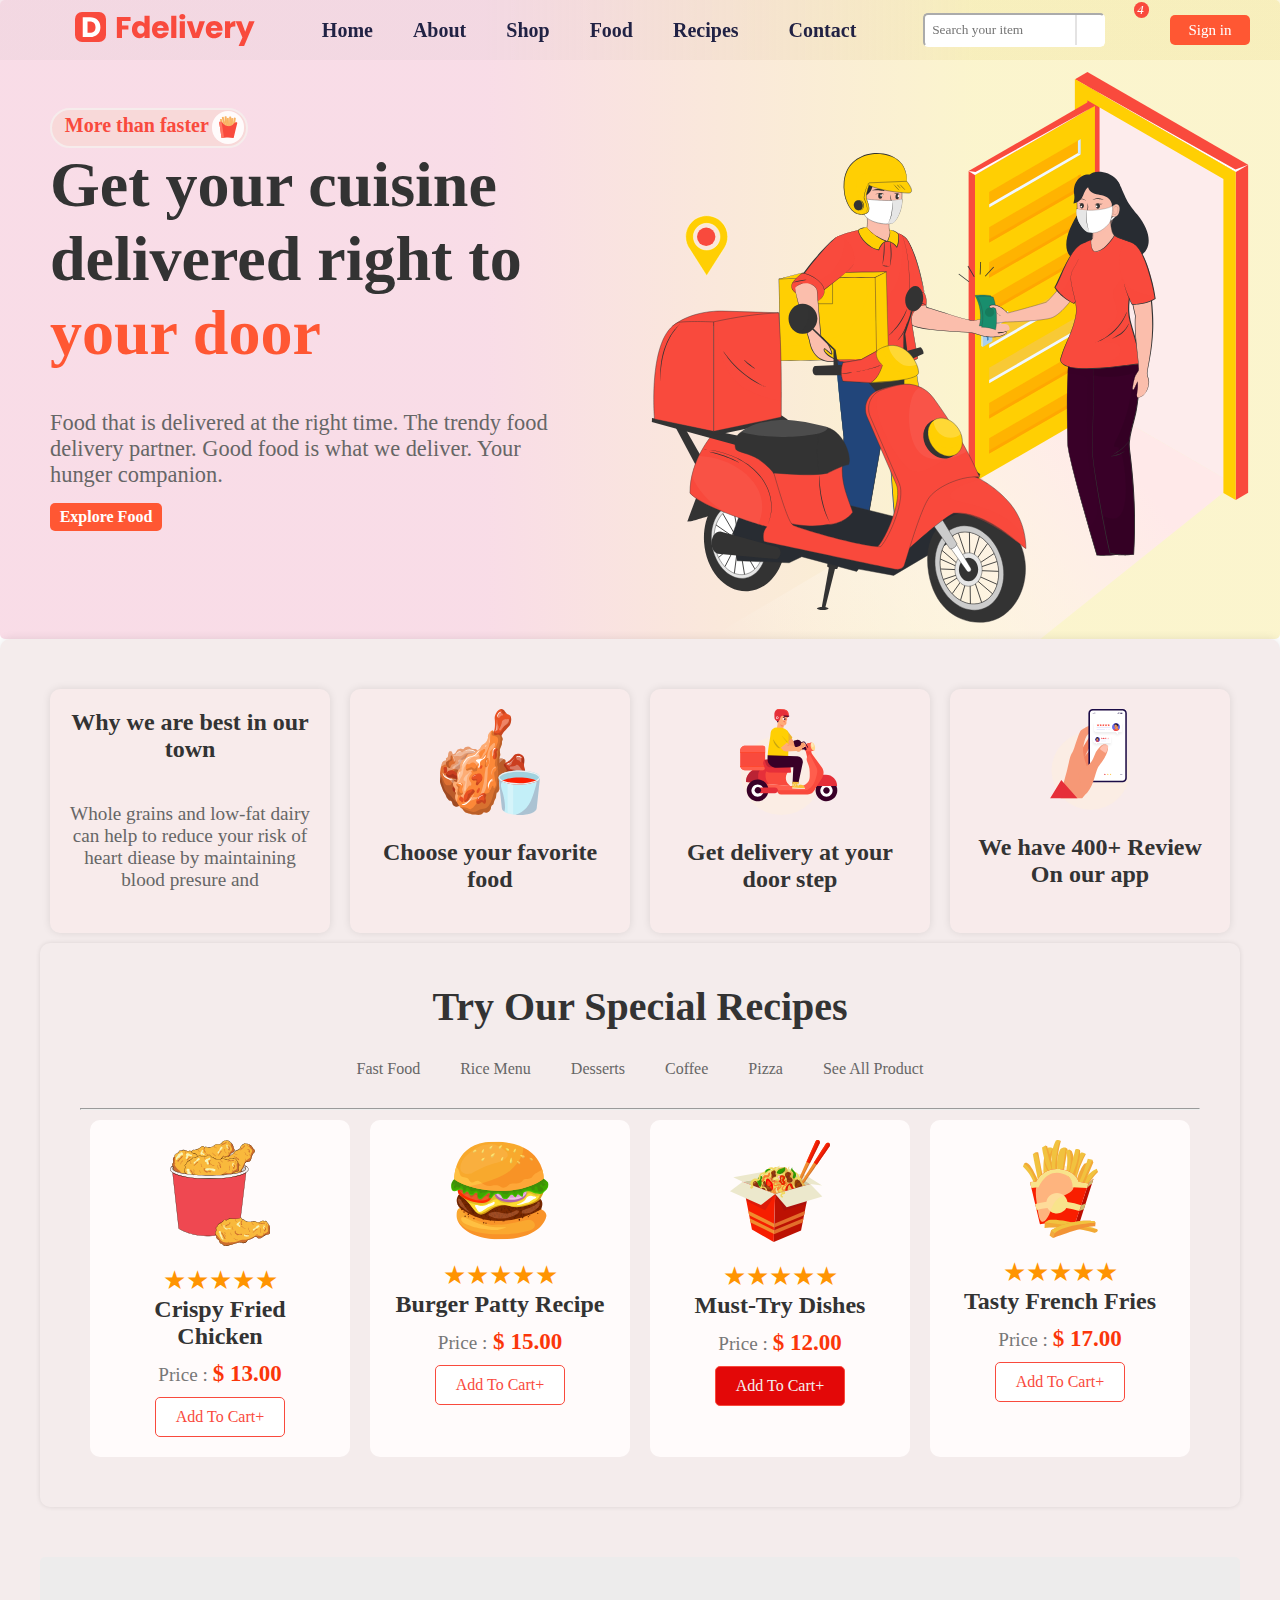
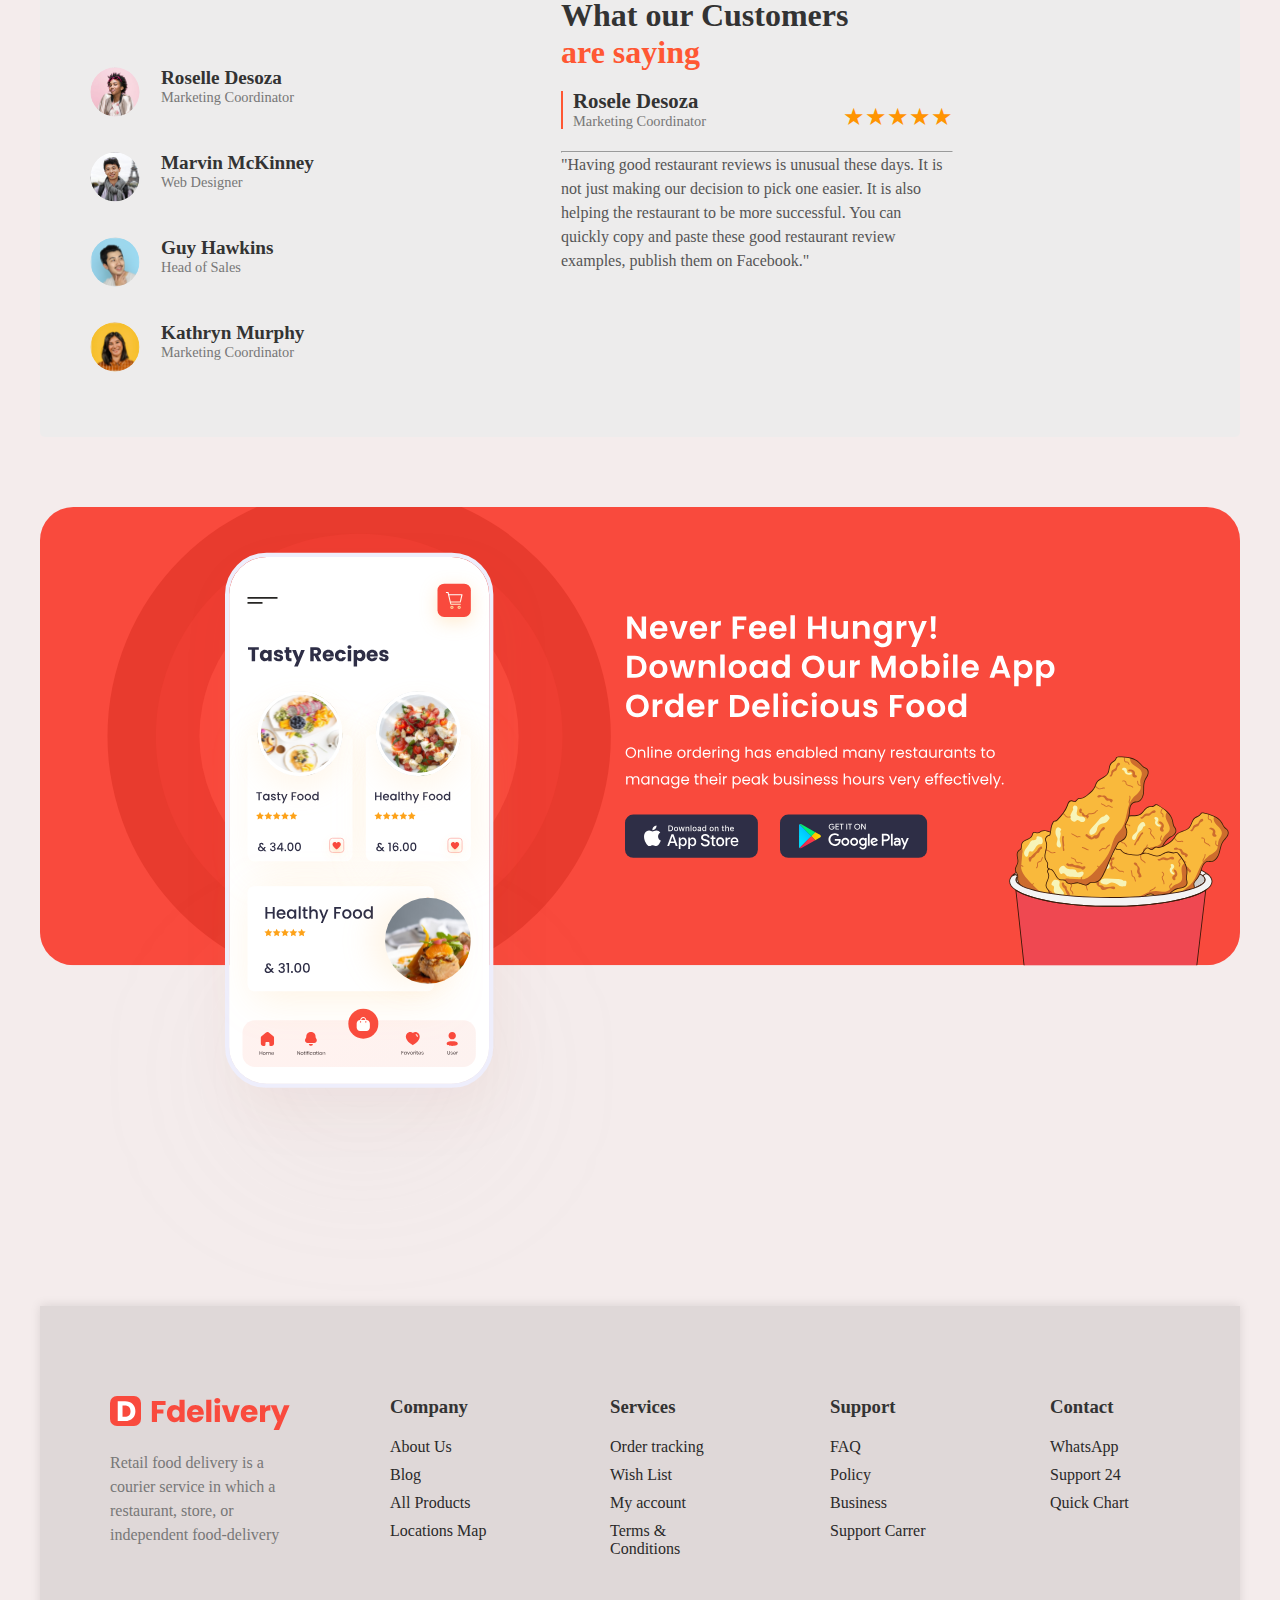
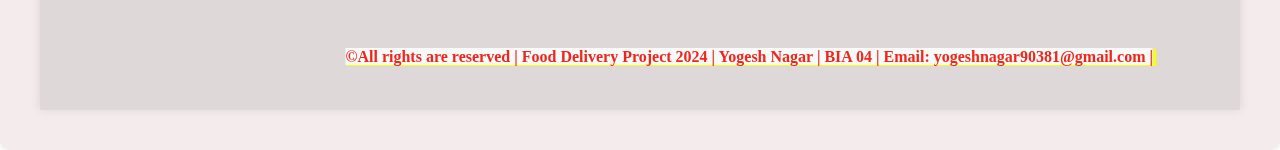
<file: index.html>
<!DOCTYPE html>
<html lang="en">

<head>
    <meta charset="UTF-8">
    <meta name="viewport" content="width=device-width, initial-scale=1.0">
    <title>Food delivery Project</title>
    <link rel="stylesheet" href="https://cdnjs.cloudflare.com/ajax/libs/font-awesome/6.6.0/css/all.min.css"
        integrity="sha512-Kc323vGBEqzTmouAECnVceyQqyqdsSiqLQISBL29aUW4U/M7pSPA/gEUZQqv1cwx4OnYxTxve5UMg5GT6L4JJg=="
        crossorigin="anonymous" referrerpolicy="no-referrer" />
    <link rel="stylesheet" href="./style.css">
</head>
<!-- Section  NavBar and Header-->
<body>
    <header>
        <nav>
            <div class="navbar">
                <div class="logo">
                    <img src="./contnent/logo.svg" alt="Fdelivary">
                </div>
                <ul>
                    <li><a href="#About US">Home</a></li>
                    <li><a href="#Testimonials">About</a></li>
                    <li><a href="#Sepecial-Recipies1">Shop</a></li>
                    <li><a href="#mob1">Food</a></li>
                    <li><a href="#Sepecial-Recipies2">Recipes</a>
                    <li>
                    <li><a href="#footer1">Contact</a></li>
                </ul>
                <div class="search">
                    <input type="text" placeholder="Search your item">
                    <i class="fa fa-search"></i>
                    <div class="bag"><i class="fa-solid fa-bag-shopping">
                            <span>4</span>
                        </i></div>
                </div>
                <button class="sign-in">Sign in</button>
            </div>
        </nav>
    </header>

<!-- section 1 About US-->
    <section1 id="About US">
        <div class="container1">
            <div class="text-content">
                <div class="p1">
                    <span>
                        More than faster
                    </span>
                <img src="./contnent/popcorn.svg" alt="popcorn">
                </div>

                <h1>Get your cuisine delivered right to <span>your door</span></h1>
                <p>Food that is delivered at the right time. The trendy food delivery partner. Good food is what we
                    deliver. Your hunger companion.</p>
                <button class="explore-btn">Explore Food</button>
            </div>
            <div class="image-container1">
                <img src="./contnent/heroDeliveryboy.svg" alt="Food Delivery">
            </div>
        </div>
    </section1>

<!-- Section 2 Sepecial Recipies -->
    <section2 id="Sepecial-Recipies1">
        <div class="container2">
            <div class="card-container">
                <div class="card">
                    <h2>Why we are best in our town</h2>
                    <p>Whole grains and low-fat dairy can help to reduce your risk of heart diease by maintaining blood
                        presure and</p>
                </div>
                <div class="card">
                    <img src="./contnent/about us/about1.svg" alt="Favorite Food">
                    <h2>Choose your favorite food</h2>
                </div>
                <div class="card">
                    <img src="./contnent/about us/about2.svg" alt="Delivery">
                    <h2>Get delivery at your door step</h2>
                </div>
                <div class="card">
                    <img src="./contnent/about us/about3.svg" style="width: 80px;" alt="Review">
                    <h2>We have 400+ Review On our app</h2>
                </div>
            </div>
    </section2>

<!-- Section 3 Sepecial Recipies -->
    <section3 id="Sepecial-Recipies2">
        <div class="container3">
            <h1>Try Our Special Recipes</h1>
            <div class="tabs">
                <span class="tab">Fast Food</span>
                <span class="tab">Rice Menu</span>
                <span class="tab">Desserts</span>
                <span class="tab">Coffee</span>
                <span class="tab">Pizza</span>
                <span class="tab">See All Product</span>
            </div>
            <hr>
            <div class="recipes">
                <div class="recipe-card">
                    <img src="./contnent/spl recipie image/img1.svg" alt="Crispy Fried Chicken">
                    <p class="rating">★★★★★</p>
                    <h2>Crispy Fried Chicken</h2>
                    <p class="price"> Price : <span> $ 13.00</span></p>
                    <button class="add-to-cart">Add To Cart+</button>
                </div>
                <div class="recipe-card">
                    <img src="./contnent/spl recipie image/img2.svg" alt="Burger Patty Recipe">
                    <p class="rating">★★★★★</p>
                    <h2>Burger Patty Recipe</h2>
                    <p class="price">Price :<span> $ 15.00</span></p>
                    <button class="add-to-cart">Add To Cart+</button>
                </div>
                <div class="recipe-card">
                    <img src="./contnent/spl recipie image/img3.svg" alt="Must-Try Dishes">
                    <p class="rating">★★★★★</p>
                    <h2>Must-Try Dishes</h2>
                    <p class="price">Price : <span> $ 12.00</span></p>
                    <button class="add-to-cart1">Add To Cart+</button>
                </div>
                <div class="recipe-card">
                    <img src="./contnent/spl recipie image/img4.svg" style="width: 75px;" alt="Tasty French Fries">
                    <p class="rating">★★★★★</p>
                    <h2>Tasty French Fries</h2>
                    <p class="price">Price : <span> $ 17.00</span></p>
                    <button class="add-to-cart">Add To Cart+</button>
                </div>
            </div>
        </div>
    </section3>

<!-- Section 4 Testimonials  -->
    <section4 id="Testimonials">
        <div class="container4">
            <div class="reviews-sidebar">
                <div class="reviewer active">
                    <div class="active">
                        <img src="./contnent/profile pic/img1.svg" alt="Roselle Desoza">
                        <div class="reviewer-info">
                            <h3>Roselle Desoza</h3>
                            <p>Marketing Coordinator</p>
                        </div>
                    </div>

                   
                   <div class="active">
                    <img src="./contnent/profile pic/img2.svg" alt="Marvin McKinney">
                    <div class="reviewer-info">
                        <h3>Marvin McKinney</h3>
                        <p>Web Designer</p>
                   </div>
                    </div>

                    <div class="active">
                        <img src="./contnent/profile pic/img3.svg" alt="Guy Hawkins">
                        <div class="reviewer-info">
                            <h3>Guy Hawkins</h3>
                            <p>Head of Sales</p>
                        </div>
                    </div>
                    <div class="active">
                        <img src="./contnent/profile pic/img4.svg" alt="Kathryn Murphy">
                        <div class="reviewer-info">
                            <h3>Kathryn Murphy</h3>
                            <p>Marketing Coordinator</p>
                        </div>
                    </div>
                    <div class="active">
                        <img src="./contnent/profile pic/img3.svg" alt="Guy Hawkins">
                        <div class="reviewer-info">
                            <h3>Rosele Desoza</h3>
                            <p>Marketing Coordinator</p>
                        </div>
                    </div>
                    <div class="active">
                        <img src="./contnent/profile pic/img2.svg" alt="Marvin McKinney">
                        <div class="reviewer-info">
                            <h3>Marvin McKinne</h3>
                            <p>Web Designer</p>
                        </div>
                    </div>
                    <div class="active">
                        <img src="./contnent/profile pic/img3.svg" alt="Guy Hawkins">
                        <div class="reviewer-info">
                            <h3>Guy Hawkins</h3>
                            <p>President of Sales</p>
                        </div>
                    </div>
                    <div class="active">
                        <img src="./contnent/profile pic/img4.svg" alt="Kathryn Murphy">
                        <div class="reviewer-info">
                            <h3>Kathryn Murphy</h3>
                            <p>Marketing Coordinator</p>
                        </div>
                    </div>
                </div>
            </div>
            <div class="review-content">
                <h1>What our Customers <span><br>are saying</span></h1>
                <div class="review-detail">
                  <div class="review-details ">
                    <h2>Rosele Desoza</h2>
                    <p class="review-details-p1">Marketing Coordinator</p>
                  </div>
                   
                    <div class="rating1">
                        <p>★★★★★</p>
                    </div>
                 
                </div>

                <div class="review-text">
                    <hr>
                    <p>
                        "Having good restaurant reviews is unusual these days. It is not just making our decision to
                        pick one easier. It is also helping the restaurant to be more successful. You can quickly copy
                        and paste these good restaurant review examples, publish them on Facebook."
                    </p>
                </div>
            </div>
        </div>
    </section4>

<!-- Section 5 Call to action-->
    <section5 id="mob1">
        <div class="call-to-action">
            <img src="./contnent/mob.svg" alt="Mobile">
        </div>
    </section5>

<!-- Section 6 Footer -->
    <section6 id="footer1">
        <footer class="footer">
            <div class="footer-container">
                <div class="footer-section">
                    <div class="logo">
                        <img src="./contnent/logo.svg" alt="Fdelivary">
                    </div>
                    <p>Retail food delivery is a courier service in which a restaurant, store, or independent
                        food-delivery</p>
                    <div class="social-media">
                        <a href="https://www.facebook.com/profile.php?id=100046482317741&mibextid=ZbWKwL" target="_blank">
                            <i class="fa-brands fa-square-facebook"></i></a>
                        <a href="https://www.linkedin.com/in/yogesh-btech-cs" target="_blank">
                            <i class="fa-brands fa-linkedin"></i></a>
                        <a href="https://www.instagram.com/nagaryoges527?igsh=MWRyYXN3MzBhbnpreg==" target="_blank">
                            <i class="fa-brands fa-square-instagram"></i></a>
                    </div>
                </div>
                <div class="footer-section">
                    <h3>Company</h3>
                    <ul>
                        <li><a href="#">About Us</a></li>
                        <li><a href="#">Blog</a></li>
                        <li><a href="#">All Products</a></li>
                        <li><a href="#">Locations Map</a></li>
                    </ul>
                </div>
                <div class="footer-section">
                    <h3>Services</h3>
                    <ul>
                        <li><a href="#">Order tracking</a></li>
                        <li><a href="#">Wish List</a></li>
                        <li><a href="#">My account</a></li>
                        <li><a href="#">Terms & Conditions</a></li>
                    </ul>
                </div>
                <div class="footer-section">
                    <h3>Support</h3>
                    <ul>
                        <li><a href="#">FAQ</a></li>
                        <li><a href="#">Policy</a></li>
                        <li><a href="#">Business</a></li>
                        <li><a href="#">Support Carrer</a></li>
                    </ul>
                </div>
                <div class="footer-section">
                    <h3>Contact</h3>
                    <ul>
                        <li><a href="#">WhatsApp</a></li>
                        <li><a href="#">Support 24</a></li>
                        <li><a href="#">Quick Chart</a></li>
                    </ul>
                </div>
            </div>
            <marquee behavior="alternate" direction="alternate"><p1><b>©All rights are reserved | Food Delivery Project 2024 | Yogesh Nagar | BIA 04 | Email: yogeshnagar90381@gmail.com |</b></p1></marquee>
            <p class="name"></p>
        </footer>
    </section6>
</body>
</html>
</file>
<file: style.css>
*{
    margin: 0;
    padding: 0;
    font-family: Poppins;
}

body {
    font-family: Poppins;
    width: 100%;
    align-items: center;
    
}

nav{
    position: sticky;
    display: flex;
    position: fixed;
    position: -webkit-sticky;
    top: 0;
    width: 100%;
    
}
.navbar {
    display: flex;
    width: 100%;
    height: 40px;
    justify-content: space-between;
    align-items: center;
    background: linear-gradient(90deg, rgba(239, 213, 223, 0.555) 38%, rgba(238, 225, 150, 0.289) 76%);
    padding: 10px 10px;
}
.navbar .logo {
    padding-top: 16px;
    padding-left: 65px;
    font-size: 15px;
    font-weight: bold;
    color: #ff5733;
}
.navbar ul {
    display: flex;
    list-style: none;
    padding: 1px;
    margin: 1px;
}

.navbar ul li {
    margin: 2px 5px;
}

.navbar ul li a {
    text-decoration: none;
    color: #212244;
    width: 441px;
    height: 24px;
    font-weight: bold;
    font-size: 20px;
    padding: 5px 15px ;
}
.navbar a:hover{
    background-color: #ff5733;
}

.search {
    display: flex;
    align-items: center;
    margin-left: 0%;
    
}
.search input {
    padding: 7px;
    border-radius: 5px;
    border-color: white;
    margin-right: 5px;
    
}

input{
    position: relative;

}
.search>i{
    padding-top: 5px;
    padding-right: 5px;
    padding-left: 5px;
    position: absolute;
    height: 25px;
    display: flex;
    align-items: center;
    border-left: 2px solid rgb(228, 227, 227);
    right: 193px;
   
}

.bag{
    margin-left: 15px;
    position: relative;
}

.bag span{
    font-size:13px;
    color:#fff;
    background-color: #F94A3D;
    width: 15px;
    position: absolute;
    bottom: 12px;
    left: 9px;
    padding-left: 3px;
    box-sizing: border-box;
    border-radius: 1rem;
    border-color: rgb(235, 14, 14);
}
.sign-in {
    background-color: #ff5733;
    color: #fff;
    font-size: 15px;
    height: 30px;
    margin-right: 20px;
    width: 80px;
    border-radius: 5px;
    border: none;
    cursor: pointer;
}

.sign-in:hover {
    background-color: rgb(31, 75, 207);
}

section1{
    display: flex;
    justify-content: space-between;
    align-items: center;
    width: 100%;
}

.container1 {
    width: 100%;
    display: flex;
    flex-direction: row;
    padding-left: 50px;
    background: linear-gradient(90deg, rgba(244,193,212,0.5551470588235294) 38%, rgba(242,219,84,0.28904061624649857) 76%);
    border-radius: 5px;
}

.text-content {
    width: 50%;
    display: flex;
    flex-direction: column;
    justify-content: center;
}
.p1 {
    display: flex;
    border-radius: 50px; 
    width: fit-content;
    height: 40px;
    box-sizing: border-box;
    padding: 0.1rem 0.1rem 0.1rem 0.6rem ; 
    border:2px solid rgb(246, 236, 236);
    color: rgba(249, 74, 61, 1);
    background-color: rgb(248, 217, 217);
    
} 
.p1:hover{
    box-shadow: 1px 1px 2px 1px yellow;
}
.p1 img{
    background-color: #fffbfb;
    border-radius: 50px;
    box-sizing: border-box;
}
.p1 span{
    font-size: 20px;
    box-sizing: border-box;
    font-weight: 550;    
    padding: 0.2rem;
}


.text-content h1 {
    padding-bottom: 20px;
    box-sizing: border-box;
    font-size: 4em;
    color: #333;
}

.text-content h1 span {
    color: #ff5733;
    margin: 20px 0px;
    
}

.text-content p {
    font-size: 1.4em;
    color: #666;
    box-sizing: border-box;
    margin-bottom: 15px;
}

.explore-btn {
    background-color: #ff5733;
    color: #fff;
    border: none;
    font-weight: bold;
    width: 7rem;
    height: 1.8rem;
    font-size: 1em;
    border-radius: 5px;
} 

.explore-btn:hover{
    cursor: pointer;
    background-color: rgb(37, 204, 204);
}

.image-container1 {
    display: flex;
    justify-content: center;
    align-items: center;

}

.image-container1 img {
    max-width: 100%;
    border-radius: 10px;
}

section2{
    display: flex;
    justify-content: space-between;
    align-items: flex-start;
}
.container2 {
    width: 100%;
    background-color: #f4ecec;
    padding: 40px;
    box-shadow: 0 0 10px rgba(0, 0, 0, 0.1);
    border-radius: 10px;
}


.card h2 {
    font-size: 2em;
    color: #333;
    margin-bottom: 20px;
}

.card p {
    font-size: 1.2em;
    color: #666;
    flex-wrap: wrap;
}

.card-container {
    display: flex;
    justify-content: space-around;
    flex-wrap: wrap;
    width: 100%;
}

.card {
    background-color: #f8ebeb;
    border-radius: 10px;
    box-shadow: 0 0 8px rgba(0, 0, 0, 0.1);
    text-align: center;
    padding: 20px;
    margin: 10px;
    flex: 2;
    max-width: 30%;
}
.card:hover{
    box-shadow: 1px 1px 2px 1px yellow;
}

.card img {
    max-width: 100px;
    margin-bottom: 20px;
}

.card h2 {
    font-size: 1.5em;
    color: #333;
}
.card p{
    margin-top: 40px;
}

section3{
    display: flex;
    justify-content: space-evenly;
}

.container3 {

    width: 100%;
    background-color: #f4ecec;
    padding: 40px;
    box-shadow: 0 0 5px rgba(0, 0, 0, 0.1);
    border-radius: 10px;
    text-align: center;
}

h1 {
    font-size: 2.5em;
    color: #333;
    margin-bottom: 20px;
}

.tabs {
    display: flex;
    justify-content: center;
    margin-bottom: 20px;
}

.tab {
    font-size: 1em;
    color: #666;
    padding: 10px 20px;
    cursor: pointer;
}

.tab:hover {
    color: #ff5733;
    border-bottom: 2px solid #ff5733;
}

.recipes {
    display: flex;
    justify-content: space-around;
    flex-wrap: wrap;
}

.recipe-card {
    background-color: #fffbfb;
    border-radius: 10px;
    text-align: center;
    padding: 20px;
    margin: 10px;
    flex: 2;
    max-width: 20%;
}
.recipe-card:hover{
    box-shadow: 1px 1px 2px 1px yellow;
}

.recipe-card img {
    max-width: 100px;
    margin-bottom: 15px;
    width: auto;
}

.recipe-card h2 {
    font-size: 1.5em;
    color: #333;
    margin-bottom: 10px;
}
.rating {
    color: rgba(255, 148, 1, 1);
    font-size: 1.6em;
    /* width: 15px; */
}

.price  {
    font-size: 1.2em;
    color: #777;
    margin-bottom: 10px;
}
.price span{
    color: #fb360a;
    font-weight: 600;
    font-size: 1.2em;
}

.add-to-cart {
    background-color: white;
    color:#F94A3D;
    border: 1.5px solid #F94A3D;
    padding: 10px 20px;
    font-size: 1em;
    cursor: pointer;
    border-radius: 5px;
}
.add-to-cart1 {
    background-color: rgb(227, 8, 8);
    color:#f3f0ef;
    border: 1.5px solid #F94A3D;
    padding: 10px 20px;
    font-size: 1em;
    cursor: pointer;
    border-radius: 5px;
}

.add-to-cart:hover {
    background-color: rgb(227, 8, 8);
    color: #f0f0f0;
}

section4{
    display: flex;
    justify-content: space-between;
    align-items: center;
}

.container4 {
    width: 100%;
    display: flex;
    flex-direction: row;
    background-color: #edecec;
    padding: 40px;
    margin: 50px auto;
    border-radius: 5px;
}

.reviews-sidebar {
    width: 30%;
    padding-right: 20px;
    height: 400px;
    overflow-y: scroll;
}
.reviews-sidebar::-webkit-scrollbar{
    width: 2px;
    
}
.reviews-sidebar::-webkit-scrollbar-track{
  
    background: #ffff;
}

.reviews-sidebar::-webkit-scrollbar-thumb{
    background-color: #f94a3d;
    border-radius: 6px;
}

.reviewer {
    display: flex;
    flex-direction: column;
    padding: 10px;
    transition: background-color 0.3s;
}

.reviewer .active:hover{
    border-radius: 5px;
    background-color: white;

}
.active{
    background-color: #edecec;
    border-radius: 5px;
    display: flex;
    position: static;
    margin-top: 30px;
    gap: 5px;
}

.reviewer img {
    width: 50px;
    height: 50px;
    border-radius: 50%;
    margin-right: 16px;
}


.reviewer-info h3 {
    margin: 0;
    font-size: 1.2em;
    color: #333;
}

.reviewer-info p {
    margin: 0;
    font-size: 0.9em;
    color: #777;
}

.review-content {
    width: 35%;
    padding-left: 125px;   
}

.review-content h1 {
    font-size: 2em;
    color: #333;
    margin-bottom: 20px;
}

.review-content h1 span {
    color: #ff5733;
    margin: 20px 0px; 
}

.review-details {
    border-left: 2px solid #ff5733;
    padding-left: 10px ;
    /* padding-bottom: 18px; */
    line-height: 20px;
    height: 38px;
    display: inline-block;
    
}

.review-detail{
    display: flex;
    justify-content: space-between;

}


.review-details h2 {
    font-size: 1.3em;
    color: #333;
}

.review-details-p1 {
    font-size: 0.9em;
    color: #777;
    display: block;
}

.rating1 {
    color: rgba(255, 148, 1, 1);
    font-size: 24px;
    margin-top: 12px ;
}

.review-text {
    font-size: 1em;
    color: #555;
    margin-top: 20px;
    line-height: 1.5;
}

section5{
    display: flex;
    justify-content: center;
    align-items: center;
    margin-top: 20px; 

}

.call-to-action img{
    width: 100%;
    border-radius: 10px;
}

section6{
    display: flex;
    justify-content: space-evenly;
    align-items: center;
}

.footer {
    background-color: #dfd8d8;
    padding: 40px 20px;
    width: 100%;
    box-shadow: 0 -1px 10px rgba(0, 0, 0, 0.1);
}

.footer-container {
    display: flex;
    justify-content: space-between;
    align-items: flex-start;
    flex-wrap: wrap;
    margin: 0 auto;
}

.footer-section {
    flex: 1;
    margin: 25px;
    padding: 25px;
}

.footer-section h3 {
    color: #333;
    display: flex;
    margin-bottom: 20px;
}
.footer-section h3 a {
    color: #333;
    display: flex;
    text-align: center;
    margin: 6px;
    margin-bottom: 20px;
}

.footer-section p {
    color: #777;
    font-size: 1em;
    line-height: 1.5;
}

.footer-section ul {
    list-style: none;
    padding: 0;
}

.footer-section ul li {
    margin-bottom: 10px;
}

.footer-section ul li a {
    color: #2a2929;
    text-decoration: none;
    transition: color 0.3s;
}

.footer-section ul li a:hover {
    color: #ff5733;
}

.social-media {
    display: flex;
    margin-top: 10px;
    padding: 2px;

}
.social-media i:hover{
    box-shadow: 1px 1px 2px 1px yellow;
}

.social-media i{
    margin-right: 20px;
    font-size: 2em;
    padding: 2px;
    height: 30px;
}

.logo {
    font-size: 1.5em;
    color: #ff5733;
    margin-bottom: 15px;
}
p1{
    font-weight: 500;
    font-family: Verdana, Geneva, Tahoma,;
    background-color: rgb(248, 250, 250);
    box-shadow: 2px 2px 2px 1px yellow;
    color:#f0261b;
}
</file>
